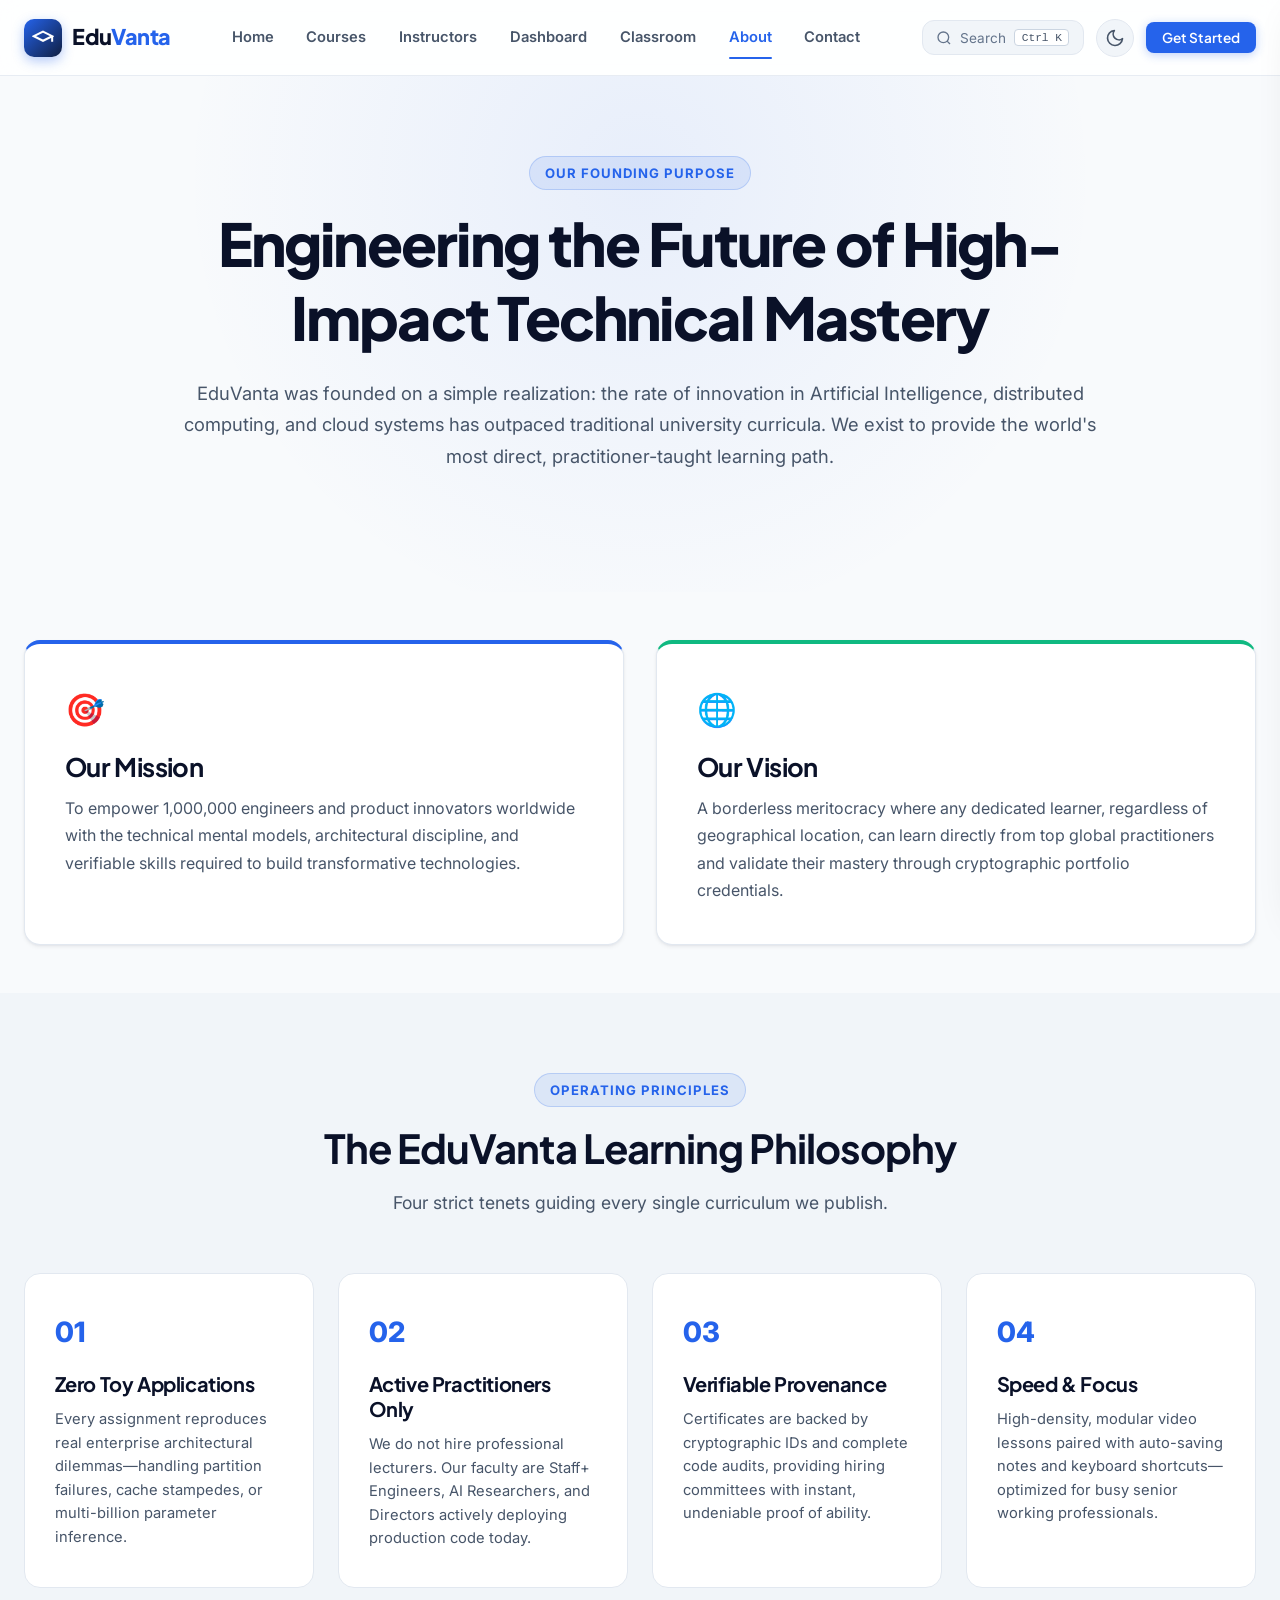
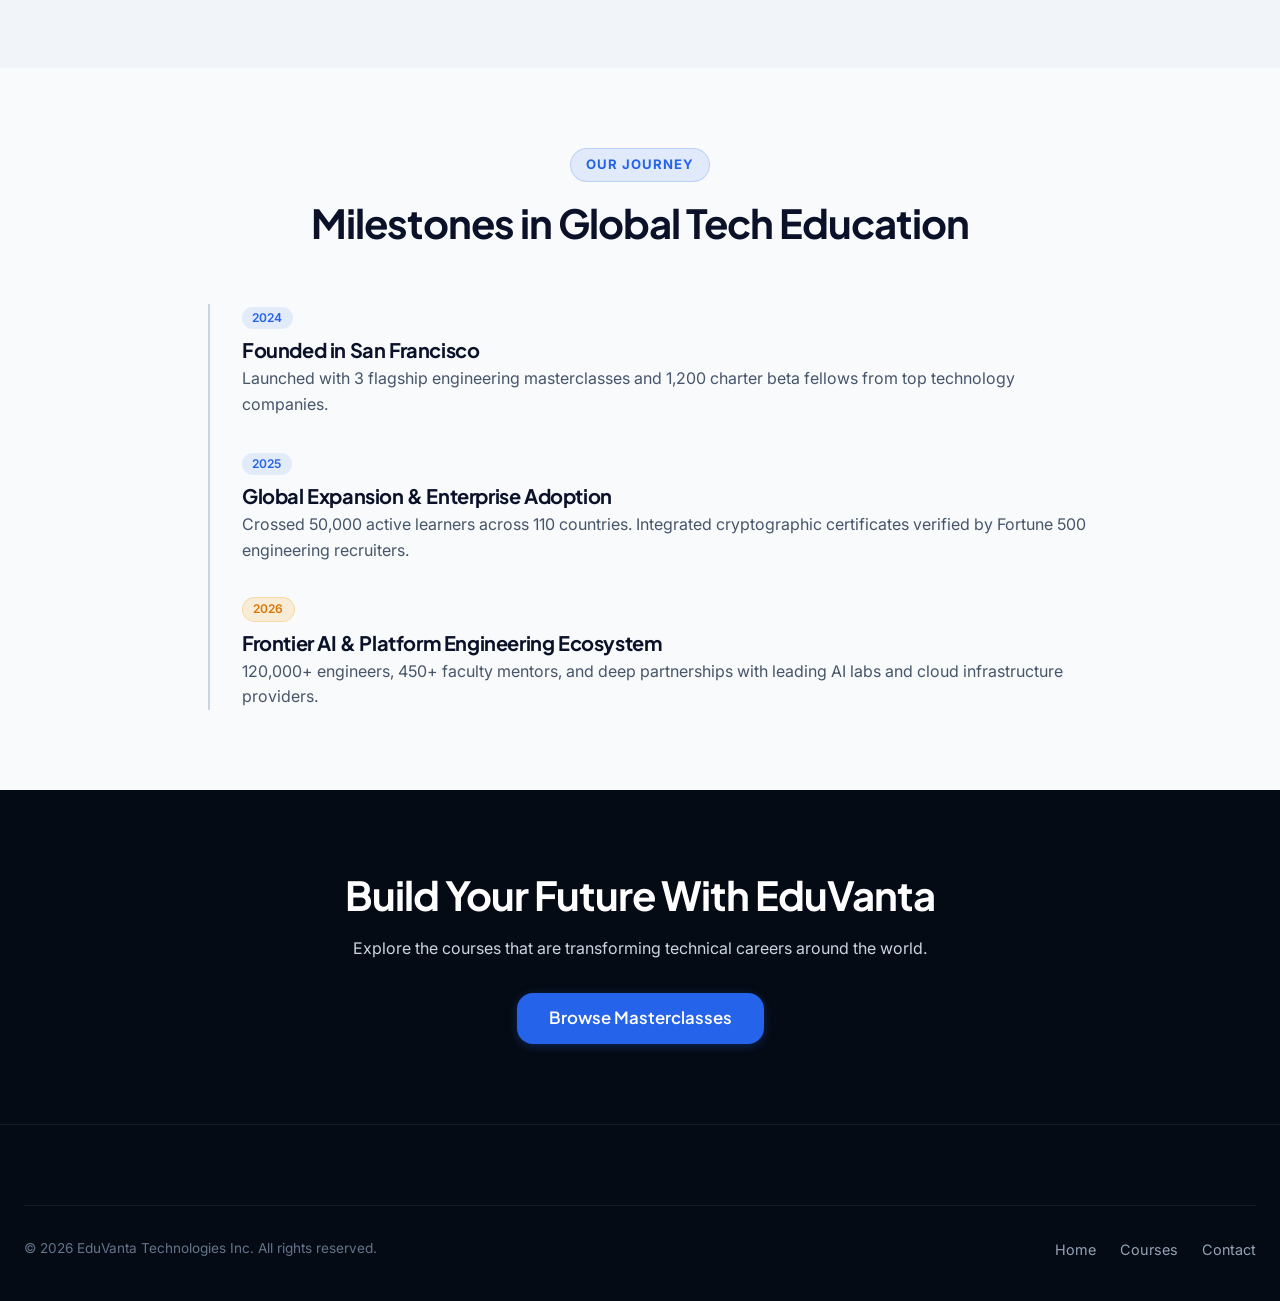
<file: about.html>
<!DOCTYPE html>
<html lang="en" data-theme="light">
<head>
  <meta charset="UTF-8">
  <meta name="viewport" content="width=device-width, initial-scale=1.0">
  <title>About EduVanta — Learn Better. Build Your Future.</title>
  <meta name="description" content="EduVanta's mission is to engineer the world's most rigorous, practitioner-led digital education ecosystem for engineers and innovators.">
  
  <link rel="stylesheet" href="variables.css">
  <link rel="stylesheet" href="base.css">
  <link rel="stylesheet" href="components.css">
  <link rel="stylesheet" href="layout.css">
  <link rel="stylesheet" href="pages.css">
</head>
<body>

  <!-- Header -->
  <header class="site-header" id="siteHeader">
    <div class="container nav-container">
      <a href="index.html" class="brand-logo">
        <div class="brand-icon">
          <svg width="22" height="22" viewBox="0 0 24 24" fill="none" stroke="currentColor" stroke-width="2.2"><path d="M22 10v6M2 10l10-5 10 5-10 5z"></path></svg>
        </div>
        <span class="brand-text">Edu<span>Vanta</span></span>
      </a>

      <nav class="nav-menu">
        <a href="index.html" class="nav-link">Home</a>
        <a href="courses.html" class="nav-link">Courses</a>
        <a href="instructors.html" class="nav-link">Instructors</a>
        <a href="dashboard.html" class="nav-link">Dashboard</a>
        <a href="classroom.html" class="nav-link">Classroom</a>
        <a href="about.html" class="nav-link active">About</a>
        <a href="contact.html" class="nav-link">Contact</a>
      </nav>

      <div class="nav-actions">
        <button class="nav-search-btn trigger-search-btn">
          <svg width="16" height="16" viewBox="0 0 24 24" fill="none" stroke="currentColor" stroke-width="2"><circle cx="11" cy="11" r="8"></circle><line x1="21" y1="21" x2="16.65" y2="16.65"></line></svg>
          <span>Search</span>
          <kbd>Ctrl K</kbd>
        </button>

        <button class="theme-toggle-btn" aria-label="Toggle Theme"></button>
        <button class="btn btn-primary btn-sm trigger-auth-btn">Get Started</button>

        <button class="hamburger-btn" id="hamburgerBtn">
          <svg width="22" height="22" viewBox="0 0 24 24" fill="none" stroke="currentColor" stroke-width="2"><line x1="3" y1="12" x2="21" y2="12"></line><line x1="3" y1="6" x2="21" y2="6"></line><line x1="3" y1="18" x2="21" y2="18"></line></svg>
        </button>
      </div>
    </div>
  </header>

  <!-- Mobile Drawer -->
  <div class="mobile-drawer-backdrop" id="mobileDrawerBackdrop"></div>
  <aside class="mobile-drawer" id="mobileDrawer">
    <div class="mobile-drawer-header">
      <a href="index.html" class="brand-logo">Edu<span>Vanta</span></a>
      <button class="modal-close-btn" id="mobileDrawerClose">✕</button>
    </div>
    <div class="mobile-nav-links">
      <a href="index.html" class="mobile-nav-link">Home</a>
      <a href="courses.html" class="mobile-nav-link">Courses</a>
      <a href="about.html" class="mobile-nav-link active">About</a>
      <a href="contact.html" class="mobile-nav-link">Contact</a>
    </div>
  </aside>

  <!-- MAIN ABOUT CONTENT -->
  <main>
    
    <!-- Hero Banner -->
    <section class="section" style="background: radial-gradient(circle at 50% 20%, rgba(37, 99, 235, 0.08) 0%, transparent 60%);">
      <div class="container container-narrow" style="text-align: center;">
        <span class="section-tag">Our Founding Purpose</span>
        <h1 style="font-size: clamp(2.5rem, 4vw + 0.5rem, 3.8rem); margin-bottom: 1.5rem; letter-spacing: -0.03em;">
          Engineering the Future of High-Impact Technical Mastery
        </h1>
        <p class="lead" style="margin-bottom: 2.5rem;">
          EduVanta was founded on a simple realization: the rate of innovation in Artificial Intelligence, distributed computing, and cloud systems has outpaced traditional university curricula. We exist to provide the world's most direct, practitioner-taught learning path.
        </p>
      </div>
    </section>

    <!-- Mission & Vision Dual Card -->
    <section class="section-sm">
      <div class="container">
        <div class="grid-2">
          <div class="card" style="padding: 2.5rem; border-top: 4px solid var(--accent-primary);">
            <div style="font-size: 2rem; margin-bottom: 1rem;">🎯</div>
            <h2 style="font-size: 1.6rem; margin-bottom: 0.75rem;">Our Mission</h2>
            <p style="color: var(--text-secondary); line-height: 1.7;">
              To empower 1,000,000 engineers and product innovators worldwide with the technical mental models, architectural discipline, and verifiable skills required to build transformative technologies.
            </p>
          </div>

          <div class="card" style="padding: 2.5rem; border-top: 4px solid #10b981;">
            <div style="font-size: 2rem; margin-bottom: 1rem;">🌐</div>
            <h2 style="font-size: 1.6rem; margin-bottom: 0.75rem;">Our Vision</h2>
            <p style="color: var(--text-secondary); line-height: 1.7;">
              A borderless meritocracy where any dedicated learner, regardless of geographical location, can learn directly from top global practitioners and validate their mastery through cryptographic portfolio credentials.
            </p>
          </div>
        </div>
      </div>
    </section>

    <!-- Core Values / Philosophy -->
    <section class="section" id="values" style="background: var(--bg-subtle);">
      <div class="container">
        <div class="section-header">
          <span class="section-tag">Operating Principles</span>
          <h2 class="section-title">The EduVanta Learning Philosophy</h2>
          <p class="section-subtitle">Four strict tenets guiding every single curriculum we publish.</p>
        </div>

        <div class="grid-4">
          <div class="feature-card">
            <div style="font-size: 1.75rem; margin-bottom: 1rem; color: var(--accent-primary); font-weight: 800;">01</div>
            <h3>Zero Toy Applications</h3>
            <p>Every assignment reproduces real enterprise architectural dilemmas—handling partition failures, cache stampedes, or multi-billion parameter inference.</p>
          </div>

          <div class="feature-card">
            <div style="font-size: 1.75rem; margin-bottom: 1rem; color: var(--accent-primary); font-weight: 800;">02</div>
            <h3>Active Practitioners Only</h3>
            <p>We do not hire professional lecturers. Our faculty are Staff+ Engineers, AI Researchers, and Directors actively deploying production code today.</p>
          </div>

          <div class="feature-card">
            <div style="font-size: 1.75rem; margin-bottom: 1rem; color: var(--accent-primary); font-weight: 800;">03</div>
            <h3>Verifiable Provenance</h3>
            <p>Certificates are backed by cryptographic IDs and complete code audits, providing hiring committees with instant, undeniable proof of ability.</p>
          </div>

          <div class="feature-card">
            <div style="font-size: 1.75rem; margin-bottom: 1rem; color: var(--accent-primary); font-weight: 800;">04</div>
            <h3>Speed & Focus</h3>
            <p>High-density, modular video lessons paired with auto-saving notes and keyboard shortcuts—optimized for busy senior working professionals.</p>
          </div>
        </div>
      </div>
    </section>

    <!-- Timeline & Milestones -->
    <section class="section" id="timeline">
      <div class="container container-narrow">
        <div class="section-header">
          <span class="section-tag">Our Journey</span>
          <h2 class="section-title">Milestones in Global Tech Education</h2>
        </div>

        <div style="display: flex; flex-direction: column; gap: 2rem; border-left: 2px solid var(--border-medium); padding-left: 2rem; margin-left: 1.5rem;">
          <div>
            <span class="badge badge-primary" style="margin-bottom: 0.5rem;">2024</span>
            <h3 style="font-size: 1.25rem;">Founded in San Francisco</h3>
            <p style="color: var(--text-secondary); margin-top: 0.25rem;">Launched with 3 flagship engineering masterclasses and 1,200 charter beta fellows from top technology companies.</p>
          </div>

          <div>
            <span class="badge badge-primary" style="margin-bottom: 0.5rem;">2025</span>
            <h3 style="font-size: 1.25rem;">Global Expansion & Enterprise Adoption</h3>
            <p style="color: var(--text-secondary); margin-top: 0.25rem;">Crossed 50,000 active learners across 110 countries. Integrated cryptographic certificates verified by Fortune 500 engineering recruiters.</p>
          </div>

          <div>
            <span class="badge badge-featured" style="margin-bottom: 0.5rem;">2026</span>
            <h3 style="font-size: 1.25rem;">Frontier AI & Platform Engineering Ecosystem</h3>
            <p style="color: var(--text-secondary); margin-top: 0.25rem;">120,000+ engineers, 450+ faculty mentors, and deep partnerships with leading AI labs and cloud infrastructure providers.</p>
          </div>
        </div>
      </div>
    </section>

    <!-- Pre-Footer CTA -->
    <section class="section" style="background: var(--navy-950); color: #ffffff; text-align: center;">
      <div class="container container-narrow">
        <h2 style="color: #ffffff; margin-bottom: 1rem;">Build Your Future With EduVanta</h2>
        <p style="color: #cbd5e1; margin-bottom: 2rem;">Explore the courses that are transforming technical careers around the world.</p>
        <a href="courses.html" class="btn btn-primary btn-lg">Browse Masterclasses</a>
      </div>
    </section>

  </main>

  <!-- Footer -->
  <footer class="site-footer">
    <div class="container">
      <div class="footer-bottom">
        <div>© 2026 EduVanta Technologies Inc. All rights reserved.</div>
        <div class="footer-bottom-links">
          <a href="index.html" class="footer-link">Home</a>
          <a href="courses.html" class="footer-link">Courses</a>
          <a href="contact.html" class="footer-link">Contact</a>
        </div>
      </div>
    </div>
  </footer>

  <script src="data.js"></script>
  <script src="state.js"></script>
  <script src="ui.js"></script>
</body>
</html>
</file>
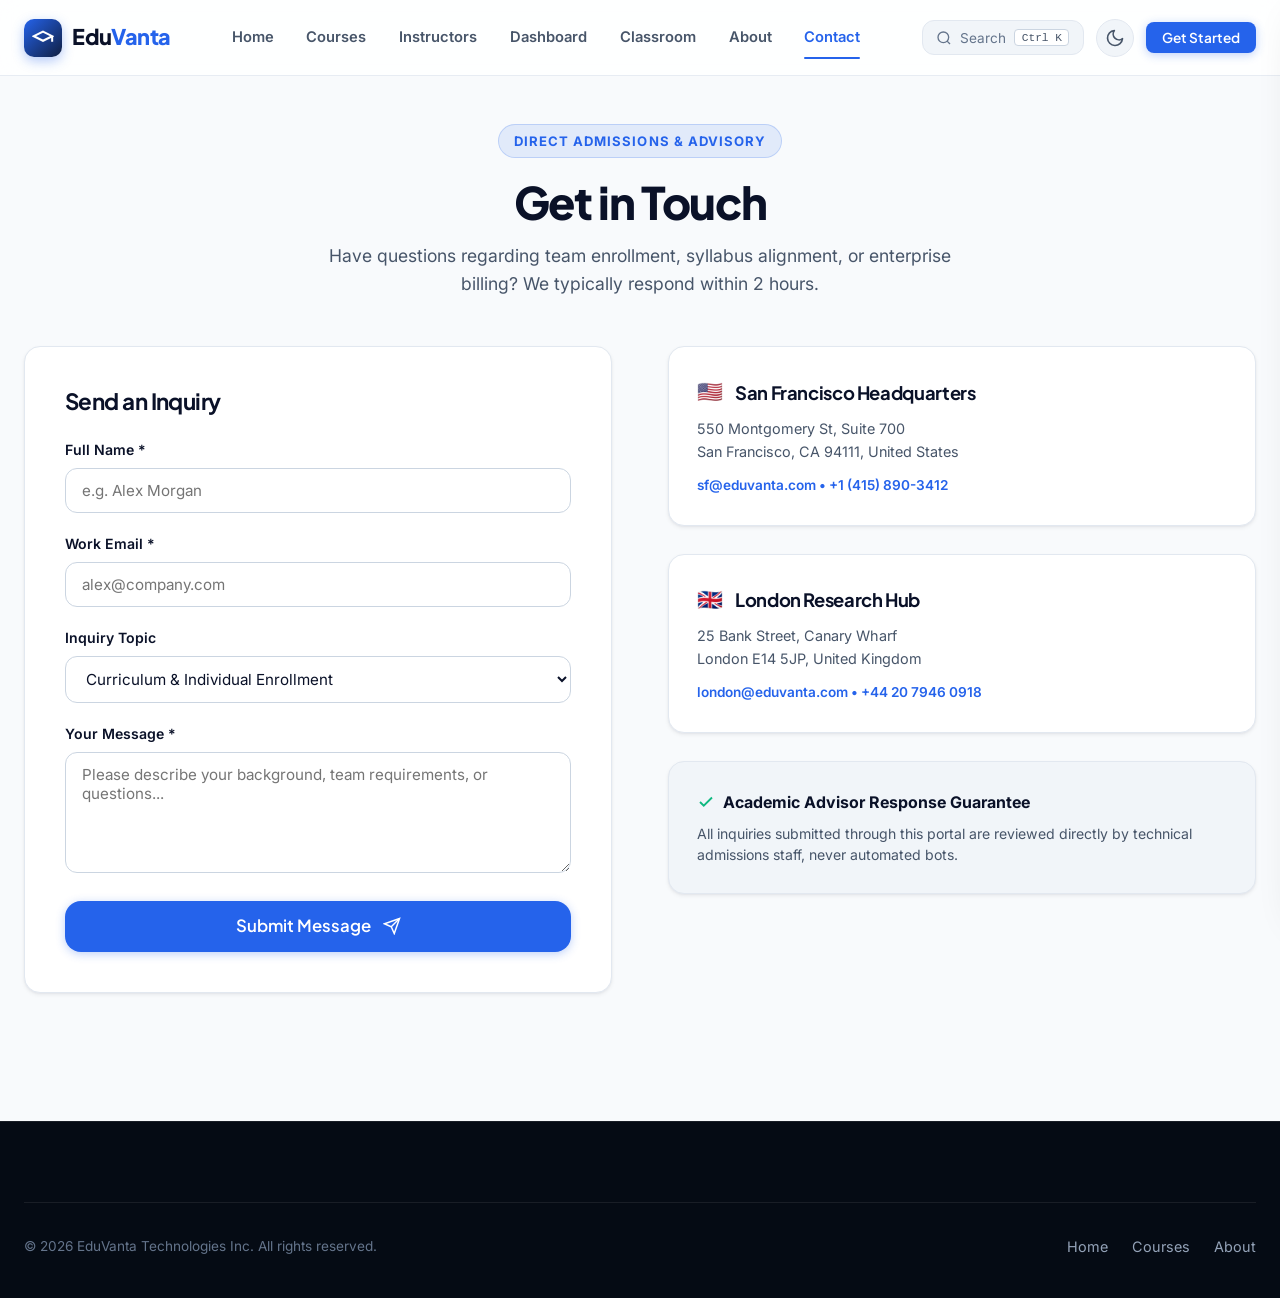
<file: contact.html>
<!DOCTYPE html>
<html lang="en" data-theme="light">
<head>
  <meta charset="UTF-8">
  <meta name="viewport" content="width=device-width, initial-scale=1.0">
  <title>Contact & Inquiries — EduVanta | Admissions & Technical Support</title>
  <meta name="description" content="Reach our admissions advisors, enterprise team architects, and technical support. Dedicated response within 2 business hours.">
  
  <link rel="stylesheet" href="variables.css">
  <link rel="stylesheet" href="base.css">
  <link rel="stylesheet" href="components.css">
  <link rel="stylesheet" href="layout.css">
  <link rel="stylesheet" href="pages.css">
</head>
<body>

  <!-- Header -->
  <header class="site-header" id="siteHeader">
    <div class="container nav-container">
      <a href="index.html" class="brand-logo">
        <div class="brand-icon">
          <svg width="22" height="22" viewBox="0 0 24 24" fill="none" stroke="currentColor" stroke-width="2.2"><path d="M22 10v6M2 10l10-5 10 5-10 5z"></path></svg>
        </div>
        <span class="brand-text">Edu<span>Vanta</span></span>
      </a>

      <nav class="nav-menu">
        <a href="index.html" class="nav-link">Home</a>
        <a href="courses.html" class="nav-link">Courses</a>
        <a href="instructors.html" class="nav-link">Instructors</a>
        <a href="dashboard.html" class="nav-link">Dashboard</a>
        <a href="classroom.html" class="nav-link">Classroom</a>
        <a href="about.html" class="nav-link">About</a>
        <a href="contact.html" class="nav-link active">Contact</a>
      </nav>

      <div class="nav-actions">
        <button class="nav-search-btn trigger-search-btn">
          <svg width="16" height="16" viewBox="0 0 24 24" fill="none" stroke="currentColor" stroke-width="2"><circle cx="11" cy="11" r="8"></circle><line x1="21" y1="21" x2="16.65" y2="16.65"></line></svg>
          <span>Search</span>
          <kbd>Ctrl K</kbd>
        </button>

        <button class="theme-toggle-btn" aria-label="Toggle Theme"></button>
        <button class="btn btn-primary btn-sm trigger-auth-btn">Get Started</button>

        <button class="hamburger-btn" id="hamburgerBtn">
          <svg width="22" height="22" viewBox="0 0 24 24" fill="none" stroke="currentColor" stroke-width="2"><line x1="3" y1="12" x2="21" y2="12"></line><line x1="3" y1="6" x2="21" y2="6"></line><line x1="3" y1="18" x2="21" y2="18"></line></svg>
        </button>
      </div>
    </div>
  </header>

  <!-- Mobile Drawer -->
  <div class="mobile-drawer-backdrop" id="mobileDrawerBackdrop"></div>
  <aside class="mobile-drawer" id="mobileDrawer">
    <div class="mobile-drawer-header">
      <a href="index.html" class="brand-logo">Edu<span>Vanta</span></a>
      <button class="modal-close-btn" id="mobileDrawerClose">✕</button>
    </div>
    <div class="mobile-nav-links">
      <a href="index.html" class="mobile-nav-link">Home</a>
      <a href="courses.html" class="mobile-nav-link">Courses</a>
      <a href="about.html" class="mobile-nav-link">About</a>
      <a href="contact.html" class="mobile-nav-link active">Contact</a>
    </div>
  </aside>

  <!-- MAIN CONTACT CONTENT -->
  <main class="section-sm">
    <div class="container">
      
      <div class="section-header" style="margin-bottom: 3rem;">
        <span class="section-tag">Direct Admissions & Advisory</span>
        <h1 style="font-size: clamp(2.25rem, 3.5vw, 3rem); margin-bottom: 0.75rem;">Get in Touch</h1>
        <p class="section-subtitle">
          Have questions regarding team enrollment, syllabus alignment, or enterprise billing? We typically respond within 2 hours.
        </p>
      </div>

      <div class="grid-2" style="gap: 3.5rem; align-items: start;">
        
        <!-- Left: Validated Contact Form -->
        <div class="card" style="padding: 2.5rem;">
          <h2 style="font-size: 1.4rem; margin-bottom: 1.5rem;">Send an Inquiry</h2>
          
          <form id="eduvantaContactForm">
            <div class="form-group">
              <label class="form-label" for="contactName">Full Name *</label>
              <input type="text" id="contactName" class="form-control" placeholder="e.g. Alex Morgan" required>
            </div>

            <div class="form-group">
              <label class="form-label" for="contactEmail">Work Email *</label>
              <input type="email" id="contactEmail" class="form-control" placeholder="alex@company.com" required>
            </div>

            <div class="form-group">
              <label class="form-label" for="contactSubject">Inquiry Topic</label>
              <select id="contactSubject" class="form-control" style="cursor: pointer;">
                <option value="admissions">Curriculum & Individual Enrollment</option>
                <option value="enterprise">Enterprise Team Licensing (5+ Engineers)</option>
                <option value="faculty">Faculty & Instructor Partnership</option>
                <option value="billing">Certificate Verification & Billing</option>
              </select>
            </div>

            <div class="form-group">
              <label class="form-label" for="contactMessage">Your Message *</label>
              <textarea id="contactMessage" class="form-control" rows="5" placeholder="Please describe your background, team requirements, or questions..." required></textarea>
            </div>

            <button type="submit" class="btn btn-primary btn-lg" style="width: 100%;">
              <span>Submit Message</span>
              <svg width="18" height="18" viewBox="0 0 24 24" fill="none" stroke="currentColor" stroke-width="2"><line x1="22" y1="2" x2="11" y2="13"></line><polygon points="22 2 15 22 11 13 2 9 22 2"></polygon></svg>
            </button>
          </form>
        </div>

        <!-- Right: Global Offices & Advisory Channels -->
        <div style="display: flex; flex-direction: column; gap: 1.75rem;">
          
          <!-- Office 1: SF -->
          <div class="card" style="padding: 1.75rem;">
            <div style="display: flex; align-items: center; gap: 0.75rem; margin-bottom: 0.5rem;">
              <span style="font-size: 1.3rem;">🇺🇸</span>
              <h3 style="font-size: 1.15rem;">San Francisco Headquarters</h3>
            </div>
            <p style="color: var(--text-secondary); font-size: 0.9rem; line-height: 1.6;">
              550 Montgomery St, Suite 700<br>
              San Francisco, CA 94111, United States
            </p>
            <div style="margin-top: 0.75rem; font-size: 0.85rem; font-weight: 600; color: var(--accent-primary);">
              sf@eduvanta.com • +1 (415) 890-3412
            </div>
          </div>

          <!-- Office 2: London -->
          <div class="card" style="padding: 1.75rem;">
            <div style="display: flex; align-items: center; gap: 0.75rem; margin-bottom: 0.5rem;">
              <span style="font-size: 1.3rem;">🇬🇧</span>
              <h3 style="font-size: 1.15rem;">London Research Hub</h3>
            </div>
            <p style="color: var(--text-secondary); font-size: 0.9rem; line-height: 1.6;">
              25 Bank Street, Canary Wharf<br>
              London E14 5JP, United Kingdom
            </p>
            <div style="margin-top: 0.75rem; font-size: 0.85rem; font-weight: 600; color: var(--accent-primary);">
              london@eduvanta.com • +44 20 7946 0918
            </div>
          </div>

          <!-- Direct SLAs -->
          <div class="card" style="padding: 1.75rem; background: var(--bg-subtle);">
            <div style="display: flex; align-items: center; gap: 0.5rem; font-weight: 700; color: var(--text-primary); margin-bottom: 0.5rem;">
              <svg width="18" height="18" viewBox="0 0 24 24" fill="none" stroke="#10b981" stroke-width="2.5"><polyline points="20 6 9 17 4 12"></polyline></svg>
              Academic Advisor Response Guarantee
            </div>
            <p style="font-size: 0.88rem; color: var(--text-secondary); line-height: 1.5;">
              All inquiries submitted through this portal are reviewed directly by technical admissions staff, never automated bots.
            </p>
          </div>

        </div>

      </div>

    </div>
  </main>

  <!-- Footer -->
  <footer class="site-footer" style="margin-top: 5rem;">
    <div class="container">
      <div class="footer-bottom">
        <div>© 2026 EduVanta Technologies Inc. All rights reserved.</div>
        <div class="footer-bottom-links">
          <a href="index.html" class="footer-link">Home</a>
          <a href="courses.html" class="footer-link">Courses</a>
          <a href="about.html" class="footer-link">About</a>
        </div>
      </div>
    </div>
  </footer>

  <script src="data.js"></script>
  <script src="state.js"></script>
  <script src="ui.js"></script>
  <script src="app.js"></script>
</body>
</html>
</file>
<file: variables.css>
/* ==========================================================================
   EDUVANTA DESIGN SYSTEM - VARIABLES & TOKENS
   Deep Navy Brand | Pure Modern EdTech | Fast 60fps Transitions
   ========================================================================== */

:root {
  /* Brand Palette - Deep Navy Core & Electric Blue Accent */
  --navy-950: #050b14;
  --navy-900: #0a1128;
  --navy-850: #0d1736;
  --navy-800: #101f42;
  --navy-700: #172c5e;
  --navy-600: #1e3a8a;
  
  --accent-primary: #2563eb;
  --accent-hover: #1d4ed8;
  --accent-light: rgba(37, 99, 235, 0.1);
  --accent-glow: rgba(37, 99, 235, 0.35);
  
  --teal-accent: #0ea5e9;
  --amber-rating: #f59e0b;
  --emerald-success: #10b981;
  --rose-danger: #f43f5e;
  --indigo-badge: #6366f1;

  /* Neutral Spectrum - Light Theme Defaults */
  --bg-primary: #f8fafc;
  --bg-surface: #ffffff;
  --bg-elevated: #ffffff;
  --bg-subtle: #f1f5f9;
  --bg-muted: #e2e8f0;
  
  --text-primary: #0a1128;
  --text-secondary: #475569;
  --text-muted: #64748b;
  --text-inverse: #ffffff;
  
  --border-subtle: #e2e8f0;
  --border-medium: #cbd5e1;
  --border-focus: #2563eb;

  /* Shadows - Layered & Subtle */
  --shadow-xs: 0 1px 2px rgba(10, 17, 40, 0.04);
  --shadow-sm: 0 2px 4px rgba(10, 17, 40, 0.06), 0 1px 2px rgba(10, 17, 40, 0.04);
  --shadow-md: 0 4px 12px rgba(10, 17, 40, 0.08), 0 2px 4px rgba(10, 17, 40, 0.04);
  --shadow-lg: 0 12px 28px rgba(10, 17, 40, 0.1), 0 4px 10px rgba(10, 17, 40, 0.05);
  --shadow-xl: 0 20px 40px rgba(10, 17, 40, 0.14), 0 6px 16px rgba(10, 17, 40, 0.08);
  --shadow-card-hover: 0 16px 32px -4px rgba(37, 99, 235, 0.12), 0 6px 12px -2px rgba(10, 17, 40, 0.08);

  /* Typography */
  --font-heading: 'Plus Jakarta Sans', -apple-system, BlinkMacSystemFont, 'Segoe UI', Roboto, sans-serif;
  --font-body: 'Inter', -apple-system, BlinkMacSystemFont, 'Segoe UI', Roboto, sans-serif;
  --font-mono: 'JetBrains Mono', 'Fira Code', monospace;

  /* Sizing & Radius */
  --radius-xs: 4px;
  --radius-sm: 8px;
  --radius-md: 12px;
  --radius-lg: 16px;
  --radius-xl: 24px;
  --radius-full: 9999px;

  /* Header & Navigation Heights */
  --header-height: 76px;
  --container-max: 1280px;

  /* Fast 60fps Transitions */
  --transition-fast: 150ms cubic-bezier(0.4, 0, 0.2, 1);
  --transition-base: 240ms cubic-bezier(0.16, 1, 0.3, 1);
  --transition-smooth: 350ms cubic-bezier(0.16, 1, 0.3, 1);

  /* Glassmorphism effects */
  --glass-bg: rgba(255, 255, 255, 0.85);
  --glass-border: rgba(226, 232, 240, 0.8);
  --glass-blur: blur(12px);
}

/* ==========================================================================
   DARK THEME TOKENS
   Deep rich midnight navy with crisp legibility & glowing accents
   ========================================================================== */
[data-theme="dark"] {
  --bg-primary: #050b14;
  --bg-surface: #0a1128;
  --bg-elevated: #0f1c3f;
  --bg-subtle: #122149;
  --bg-muted: #1a2d61;
  
  --text-primary: #f8fafc;
  --text-secondary: #cbd5e1;
  --text-muted: #94a3b8;
  --text-inverse: #050b14;
  
  --border-subtle: rgba(255, 255, 255, 0.08);
  --border-medium: rgba(255, 255, 255, 0.16);
  --border-focus: #3b82f6;

  --accent-primary: #3b82f6;
  --accent-hover: #60a5fa;
  --accent-light: rgba(59, 130, 246, 0.16);
  --accent-glow: rgba(59, 130, 246, 0.45);

  --shadow-xs: 0 1px 2px rgba(0, 0, 0, 0.3);
  --shadow-sm: 0 2px 4px rgba(0, 0, 0, 0.4);
  --shadow-md: 0 6px 16px rgba(0, 0, 0, 0.5);
  --shadow-lg: 0 14px 32px rgba(0, 0, 0, 0.65);
  --shadow-xl: 0 24px 48px rgba(0, 0, 0, 0.8);
  --shadow-card-hover: 0 16px 36px -4px rgba(59, 130, 246, 0.25), 0 6px 16px rgba(0, 0, 0, 0.7);

  --glass-bg: rgba(10, 17, 40, 0.82);
  --glass-border: rgba(255, 255, 255, 0.1);
}
</file>
<file: base.css>
/* ==========================================================================
   EDUVANTA - BASE STYLES, RESETS, TYPOGRAPHY & MICRO-ANIMATIONS
   Optimized for 60fps Hardware-Accelerated Rendering
   ========================================================================== */

@import url('https://fonts.googleapis.com/css2?family=Inter:wght@300;400;500;600;700&family=Plus+Jakarta+Sans:wght@500;600;700;800&display=swap');

*, *::before, *::after {
  box-sizing: border-box;
  margin: 0;
  padding: 0;
}

html {
  font-size: 16px;
  scroll-behavior: smooth;
  -webkit-font-smoothing: antialiased;
  -moz-osx-font-smoothing: grayscale;
  text-rendering: optimizeLegibility;
}

body {
  font-family: var(--font-body);
  background-color: var(--bg-primary);
  color: var(--text-primary);
  line-height: 1.6;
  min-height: 100vh;
  display: flex;
  flex-direction: column;
  overflow-x: hidden;
  transition: background-color var(--transition-base), color var(--transition-base);
}

main {
  flex: 1;
}

/* Typography Hierarchy */
h1, h2, h3, h4, h5, h6 {
  font-family: var(--font-heading);
  color: var(--text-primary);
  font-weight: 700;
  line-height: 1.25;
  letter-spacing: -0.02em;
}

h1 { font-size: clamp(2.25rem, 4vw + 1rem, 3.75rem); font-weight: 800; letter-spacing: -0.03em; }
h2 { font-size: clamp(1.75rem, 2.5vw + 0.5rem, 2.5rem); letter-spacing: -0.025em; }
h3 { font-size: clamp(1.25rem, 1.5vw + 0.5rem, 1.75rem); }
h4 { font-size: 1.25rem; font-weight: 600; }
h5 { font-size: 1.1rem; font-weight: 600; }
h6 { font-size: 0.95rem; font-weight: 600; text-transform: uppercase; letter-spacing: 0.05em; }

p {
  color: var(--text-secondary);
  font-size: 1rem;
}

p.lead {
  font-size: 1.15rem;
  line-height: 1.7;
  color: var(--text-secondary);
}

a {
  color: inherit;
  text-decoration: none;
  transition: color var(--transition-fast);
}

img, svg {
  display: block;
  max-width: 100%;
  height: auto;
}

button, input, select, textarea {
  font-family: inherit;
  font-size: inherit;
  color: inherit;
  border: none;
  outline: none;
  background: none;
}

button {
  cursor: pointer;
  user-select: none;
}

ul, ol {
  list-style: none;
}

/* Container */
.container {
  width: 100%;
  max-width: var(--container-max);
  margin-left: auto;
  margin-right: auto;
  padding-left: 1.5rem;
  padding-right: 1.5rem;
}

.container-narrow {
  width: 100%;
  max-width: 960px;
  margin-left: auto;
  margin-right: auto;
  padding-left: 1.5rem;
  padding-right: 1.5rem;
}

.container-wide {
  width: 100%;
  max-width: 1400px;
  margin-left: auto;
  margin-right: auto;
  padding-left: 1.5rem;
  padding-right: 1.5rem;
}

/* Section Spacing */
.section {
  padding-top: 5rem;
  padding-bottom: 5rem;
  position: relative;
}

.section-sm {
  padding-top: 3rem;
  padding-bottom: 3rem;
}

.section-lg {
  padding-top: 7rem;
  padding-bottom: 7rem;
}

/* Header Text Blocks */
.section-header {
  text-align: center;
  max-width: 680px;
  margin: 0 auto 3.5rem auto;
}

.section-header.text-left {
  text-align: left;
  margin-left: 0;
  margin-right: 0;
}

.section-tag {
  display: inline-flex;
  align-items: center;
  gap: 0.5rem;
  padding: 0.35rem 0.9rem;
  background: var(--accent-light);
  color: var(--accent-primary);
  font-size: 0.82rem;
  font-weight: 700;
  text-transform: uppercase;
  letter-spacing: 0.08em;
  border-radius: var(--radius-full);
  margin-bottom: 1rem;
  border: 1px solid rgba(37, 99, 235, 0.2);
}

.section-title {
  margin-bottom: 1rem;
}

.section-subtitle {
  font-size: 1.1rem;
  color: var(--text-secondary);
}

/* Performance Optimized Animations */
@keyframes fadeIn {
  from {
    opacity: 0;
    transform: translateY(12px);
  }
  to {
    opacity: 1;
    transform: translateY(0);
  }
}

@keyframes fadeInScale {
  from {
    opacity: 0;
    transform: scale(0.96);
  }
  to {
    opacity: 1;
    transform: scale(1);
  }
}

@keyframes pulseGlow {
  0%, 100% {
    box-shadow: 0 0 0 0 rgba(37, 99, 235, 0.4);
  }
  50% {
    box-shadow: 0 0 0 8px rgba(37, 99, 235, 0);
  }
}

@keyframes floatGentle {
  0%, 100% {
    transform: translateY(0);
  }
  50% {
    transform: translateY(-6px);
  }
}

@keyframes shimmer {
  0% { background-position: -200% 0; }
  100% { background-position: 200% 0; }
}

.animate-fade-in {
  animation: fadeIn 0.4s cubic-bezier(0.16, 1, 0.3, 1) forwards;
}

.animate-float {
  animation: floatGentle 4s ease-in-out infinite;
}

/* Accessibility: Focus visible */
:focus-visible {
  outline: 2px solid var(--border-focus);
  outline-offset: 2px;
}

@media (prefers-reduced-motion: reduce) {
  *, *::before, *::after {
    animation-duration: 0.01ms !important;
    animation-iteration-count: 1 !important;
    transition-duration: 0.01ms !important;
    scroll-behavior: auto !important;
  }
}
</file>
<file: components.css>
/* ==========================================================================
   EDUVANTA - COMPONENTS DESIGN SYSTEM
   Buttons, Badges, Cards, Modals, Toasts, Accordions, Form Controls
   ========================================================================== */

/* --------------------------------------------------------------------------
   BUTTONS
   -------------------------------------------------------------------------- */
.btn {
  display: inline-flex;
  align-items: center;
  justify-content: center;
  gap: 0.6rem;
  font-family: var(--font-heading);
  font-weight: 600;
  font-size: 0.95rem;
  line-height: 1;
  padding: 0.85rem 1.6rem;
  border-radius: var(--radius-md);
  transition: all var(--transition-fast);
  white-space: nowrap;
  position: relative;
  overflow: hidden;
}

.btn:active {
  transform: scale(0.98);
}

.btn-primary {
  background-color: var(--accent-primary);
  color: #ffffff;
  box-shadow: 0 2px 10px rgba(37, 99, 235, 0.3);
}

.btn-primary:hover {
  background-color: var(--accent-hover);
  box-shadow: 0 4px 16px rgba(37, 99, 235, 0.45);
  transform: translateY(-1px);
}

.btn-secondary {
  background-color: var(--bg-surface);
  color: var(--text-primary);
  border: 1px solid var(--border-medium);
  box-shadow: var(--shadow-xs);
}

.btn-secondary:hover {
  background-color: var(--bg-subtle);
  border-color: var(--border-focus);
  color: var(--accent-primary);
  transform: translateY(-1px);
}

.btn-navy {
  background-color: var(--navy-900);
  color: #ffffff;
  border: 1px solid rgba(255, 255, 255, 0.1);
}

.btn-navy:hover {
  background-color: var(--navy-800);
  box-shadow: 0 4px 16px rgba(10, 17, 40, 0.4);
  transform: translateY(-1px);
}

[data-theme="dark"] .btn-navy {
  background-color: var(--bg-elevated);
  border-color: var(--border-medium);
}

.btn-outline {
  background: transparent;
  color: var(--accent-primary);
  border: 1.5px solid var(--accent-primary);
}

.btn-outline:hover {
  background: var(--accent-light);
  transform: translateY(-1px);
}

.btn-ghost {
  background: transparent;
  color: var(--text-secondary);
  padding: 0.6rem 1rem;
}

.btn-ghost:hover {
  background: var(--bg-subtle);
  color: var(--text-primary);
}

.btn-sm {
  font-size: 0.85rem;
  padding: 0.55rem 1rem;
  border-radius: var(--radius-sm);
  gap: 0.4rem;
}

.btn-lg {
  font-size: 1.05rem;
  padding: 1.05rem 2rem;
  border-radius: var(--radius-lg);
  gap: 0.75rem;
}

.btn-icon-only {
  padding: 0.65rem;
  width: 42px;
  height: 42px;
  border-radius: var(--radius-md);
  display: inline-flex;
  align-items: center;
  justify-content: center;
}

/* --------------------------------------------------------------------------
   BADGES & PILLS
   -------------------------------------------------------------------------- */
.badge {
  display: inline-flex;
  align-items: center;
  gap: 0.35rem;
  font-size: 0.75rem;
  font-weight: 600;
  padding: 0.25rem 0.65rem;
  border-radius: var(--radius-full);
  line-height: 1.2;
}

.badge-primary {
  background: var(--accent-light);
  color: var(--accent-primary);
}

.badge-featured {
  background: rgba(245, 158, 11, 0.15);
  color: #d97706;
  border: 1px solid rgba(245, 158, 11, 0.25);
}

.badge-new {
  background: rgba(16, 185, 129, 0.12);
  color: #059669;
  border: 1px solid rgba(16, 185, 129, 0.25);
}

.badge-level {
  background: var(--bg-subtle);
  color: var(--text-secondary);
  border: 1px solid var(--border-subtle);
}

/* --------------------------------------------------------------------------
   CARDS (Universal & Course Cards)
   -------------------------------------------------------------------------- */
.card {
  background-color: var(--bg-surface);
  border: 1px solid var(--border-subtle);
  border-radius: var(--radius-lg);
  box-shadow: var(--shadow-sm);
  transition: transform var(--transition-fast), box-shadow var(--transition-fast), border-color var(--transition-fast);
  overflow: hidden;
  position: relative;
}

.card:hover {
  transform: translateY(-4px);
  box-shadow: var(--shadow-card-hover);
  border-color: rgba(37, 99, 235, 0.3);
}

/* Course Specific Card */
.course-card {
  display: flex;
  flex-direction: column;
  height: 100%;
}

.course-thumbnail {
  position: relative;
  width: 100%;
  padding-top: 56.25%; /* 16:9 ratio */
  background: var(--navy-900);
  overflow: hidden;
}

.course-thumbnail img {
  position: absolute;
  top: 0;
  left: 0;
  width: 100%;
  height: 100%;
  object-fit: cover;
  transition: transform var(--transition-smooth);
}

.course-card:hover .course-thumbnail img {
  transform: scale(1.05);
}

.course-thumb-overlay {
  position: absolute;
  inset: 0;
  background: linear-gradient(180deg, rgba(5, 11, 20, 0.1) 0%, rgba(5, 11, 20, 0.75) 100%);
  display: flex;
  flex-direction: column;
  justify-content: space-between;
  padding: 1rem;
}

.course-thumb-top {
  display: flex;
  justify-content: space-between;
  align-items: center;
}

.course-thumb-bottom {
  display: flex;
  align-items: center;
  gap: 0.5rem;
  color: #ffffff;
  font-size: 0.8rem;
  font-weight: 500;
}

.course-bookmark-btn {
  background: rgba(10, 17, 40, 0.65);
  backdrop-filter: blur(8px);
  color: #ffffff;
  border-radius: var(--radius-full);
  width: 34px;
  height: 34px;
  display: flex;
  align-items: center;
  justify-content: center;
  border: 1px solid rgba(255, 255, 255, 0.2);
  transition: all var(--transition-fast);
}

.course-bookmark-btn:hover {
  background: var(--accent-primary);
  border-color: var(--accent-primary);
  transform: scale(1.1);
}

.course-bookmark-btn.active {
  background: #f59e0b;
  color: #ffffff;
  border-color: #f59e0b;
}

.course-card-body {
  padding: 1.35rem;
  display: flex;
  flex-direction: column;
  flex: 1;
}

.course-meta-row {
  display: flex;
  align-items: center;
  justify-content: space-between;
  gap: 0.5rem;
  margin-bottom: 0.75rem;
}

.course-title {
  font-size: 1.15rem;
  font-weight: 700;
  line-height: 1.4;
  margin-bottom: 0.6rem;
  color: var(--text-primary);
  display: -webkit-box;
  -webkit-line-clamp: 2;
  -webkit-box-orient: vertical;
  overflow: hidden;
}

.course-desc {
  font-size: 0.88rem;
  color: var(--text-secondary);
  line-height: 1.5;
  margin-bottom: 1rem;
  display: -webkit-box;
  -webkit-line-clamp: 2;
  -webkit-box-orient: vertical;
  overflow: hidden;
}

.course-instructor {
  display: flex;
  align-items: center;
  gap: 0.65rem;
  margin-top: auto;
  margin-bottom: 1rem;
  padding-top: 0.75rem;
  border-top: 1px solid var(--border-subtle);
}

.instructor-avatar {
  width: 32px;
  height: 32px;
  border-radius: var(--radius-full);
  object-fit: cover;
  border: 1.5px solid var(--accent-primary);
}

.instructor-name {
  font-size: 0.85rem;
  font-weight: 600;
  color: var(--text-primary);
}

.instructor-title {
  font-size: 0.75rem;
  color: var(--text-muted);
}

.course-card-footer {
  display: flex;
  align-items: center;
  justify-content: space-between;
  padding-top: 0.85rem;
  border-top: 1px solid var(--border-subtle);
}

.course-price-wrap {
  display: flex;
  align-items: baseline;
  gap: 0.4rem;
}

.course-price {
  font-size: 1.25rem;
  font-weight: 800;
  font-family: var(--font-heading);
  color: var(--text-primary);
}

.course-price-original {
  font-size: 0.85rem;
  color: var(--text-muted);
  text-decoration: line-through;
}

.course-rating {
  display: flex;
  align-items: center;
  gap: 0.25rem;
  font-size: 0.85rem;
  font-weight: 700;
  color: var(--amber-rating);
}

/* --------------------------------------------------------------------------
   FORM INPUTS & CONTROLS
   -------------------------------------------------------------------------- */
.form-group {
  margin-bottom: 1.25rem;
  text-align: left;
}

.form-label {
  display: block;
  font-size: 0.88rem;
  font-weight: 600;
  color: var(--text-primary);
  margin-bottom: 0.4rem;
}

.form-control {
  width: 100%;
  padding: 0.75rem 1rem;
  background-color: var(--bg-surface);
  border: 1.5px solid var(--border-medium);
  border-radius: var(--radius-md);
  color: var(--text-primary);
  font-size: 0.95rem;
  transition: border-color var(--transition-fast), box-shadow var(--transition-fast);
}

.form-control:focus {
  border-color: var(--border-focus);
  box-shadow: 0 0 0 3px var(--accent-light);
}

.form-control.is-invalid {
  border-color: var(--rose-danger);
}

.form-error-msg {
  font-size: 0.8rem;
  color: var(--rose-danger);
  margin-top: 0.35rem;
  display: none;
}

.form-control.is-invalid + .form-error-msg {
  display: block;
}

.input-with-icon {
  position: relative;
}

.input-with-icon .input-icon {
  position: absolute;
  left: 1rem;
  top: 50%;
  transform: translateY(-50%);
  color: var(--text-muted);
  pointer-events: none;
}

.input-with-icon .form-control {
  padding-left: 2.75rem;
}

/* --------------------------------------------------------------------------
   TABS & FILTER CHIPS
   -------------------------------------------------------------------------- */
.filter-tabs {
  display: flex;
  gap: 0.5rem;
  overflow-x: auto;
  padding-bottom: 0.5rem;
  scrollbar-width: none;
}

.filter-tabs::-webkit-scrollbar {
  display: none;
}

.filter-chip {
  padding: 0.5rem 1.15rem;
  background: var(--bg-surface);
  border: 1px solid var(--border-subtle);
  border-radius: var(--radius-full);
  font-size: 0.88rem;
  font-weight: 600;
  color: var(--text-secondary);
  white-space: nowrap;
  transition: all var(--transition-fast);
}

.filter-chip:hover {
  border-color: var(--accent-primary);
  color: var(--accent-primary);
}

.filter-chip.active {
  background: var(--accent-primary);
  color: #ffffff;
  border-color: var(--accent-primary);
  box-shadow: 0 2px 8px rgba(37, 99, 235, 0.3);
}

/* --------------------------------------------------------------------------
   ACCORDION (Curriculum & FAQ)
   -------------------------------------------------------------------------- */
.accordion-item {
  border: 1px solid var(--border-subtle);
  border-radius: var(--radius-md);
  margin-bottom: 0.75rem;
  background: var(--bg-surface);
  overflow: hidden;
  transition: border-color var(--transition-fast);
}

.accordion-item.active {
  border-color: var(--accent-primary);
}

.accordion-header {
  width: 100%;
  padding: 1.15rem 1.35rem;
  display: flex;
  align-items: center;
  justify-content: space-between;
  text-align: left;
  font-weight: 600;
  font-size: 1rem;
  color: var(--text-primary);
  background: transparent;
  transition: background-color var(--transition-fast);
}

.accordion-header:hover {
  background-color: var(--bg-subtle);
}

.accordion-icon {
  width: 20px;
  height: 20px;
  transition: transform var(--transition-fast);
  color: var(--accent-primary);
  flex-shrink: 0;
}

.accordion-item.active .accordion-icon {
  transform: rotate(180deg);
}

.accordion-content {
  max-height: 0;
  overflow: hidden;
  transition: max-height 0.3s cubic-bezier(0, 1, 0, 1);
  background: var(--bg-surface);
}

.accordion-item.active .accordion-content {
  max-height: 1000px;
  transition: max-height 0.35s ease-in-out;
}

.accordion-inner {
  padding: 0 1.35rem 1.25rem 1.35rem;
  border-top: 1px solid var(--border-subtle);
  color: var(--text-secondary);
  font-size: 0.95rem;
  line-height: 1.6;
}

/* --------------------------------------------------------------------------
   MODALS (Auth, Video Preview, Certificate)
   -------------------------------------------------------------------------- */
.modal-backdrop {
  position: fixed;
  inset: 0;
  background: rgba(5, 11, 20, 0.75);
  backdrop-filter: blur(8px);
  z-index: 1000;
  display: flex;
  align-items: center;
  justify-content: center;
  padding: 1.5rem;
  opacity: 0;
  visibility: hidden;
  transition: opacity var(--transition-fast), visibility var(--transition-fast);
}

.modal-backdrop.open {
  opacity: 1;
  visibility: visible;
}

.modal-container {
  background: var(--bg-surface);
  border: 1px solid var(--border-medium);
  border-radius: var(--radius-xl);
  box-shadow: var(--shadow-xl);
  width: 100%;
  max-width: 520px;
  max-height: 90vh;
  overflow-y: auto;
  transform: translateY(16px) scale(0.97);
  transition: transform var(--transition-base);
  position: relative;
}

.modal-backdrop.open .modal-container {
  transform: translateY(0) scale(1);
}

.modal-container.modal-wide {
  max-width: 820px;
}

.modal-close-btn {
  position: absolute;
  top: 1.25rem;
  right: 1.25rem;
  width: 36px;
  height: 36px;
  border-radius: var(--radius-full);
  display: flex;
  align-items: center;
  justify-content: center;
  color: var(--text-muted);
  background: var(--bg-subtle);
  transition: all var(--transition-fast);
  z-index: 10;
}

.modal-close-btn:hover {
  color: var(--text-primary);
  background: var(--bg-muted);
}

/* --------------------------------------------------------------------------
   TOAST NOTIFICATION SYSTEM
   -------------------------------------------------------------------------- */
.toast-container {
  position: fixed;
  bottom: 1.5rem;
  right: 1.5rem;
  z-index: 2000;
  display: flex;
  flex-direction: column;
  gap: 0.65rem;
  pointer-events: none;
}

.toast {
  background: var(--bg-surface);
  border: 1px solid var(--border-medium);
  border-left: 4px solid var(--accent-primary);
  border-radius: var(--radius-md);
  padding: 0.9rem 1.25rem;
  box-shadow: var(--shadow-lg);
  color: var(--text-primary);
  display: flex;
  align-items: center;
  gap: 0.75rem;
  font-size: 0.9rem;
  font-weight: 500;
  min-width: 280px;
  max-width: 400px;
  pointer-events: auto;
  animation: slideInToast 0.3s cubic-bezier(0.16, 1, 0.3, 1) forwards;
  transition: opacity 0.2s, transform 0.2s;
}

.toast.toast-success { border-left-color: var(--emerald-success); }
.toast.toast-danger { border-left-color: var(--rose-danger); }
.toast.toast-info { border-left-color: var(--teal-accent); }

@keyframes slideInToast {
  from {
    opacity: 0;
    transform: translateX(30px);
  }
  to {
    opacity: 1;
    transform: translateX(0);
  }
}

/* --------------------------------------------------------------------------
   PROGRESS BAR
   -------------------------------------------------------------------------- */
.progress-bar-wrap {
  width: 100%;
  height: 8px;
  background: var(--bg-muted);
  border-radius: var(--radius-full);
  overflow: hidden;
  position: relative;
}

.progress-bar-fill {
  height: 100%;
  background: linear-gradient(90deg, var(--accent-primary) 0%, var(--teal-accent) 100%);
  border-radius: var(--radius-full);
  transition: width 0.5s cubic-bezier(0.16, 1, 0.3, 1);
}
</file>
<file: layout.css>
/* ==========================================================================
   EDUVANTA - LAYOUT SYSTEM
   Sticky Header, Glass Navbar, Mobile Drawer, Grid Framework, Footer
   ========================================================================== */

/* --------------------------------------------------------------------------
   STICKY HEADER & NAVIGATION
   -------------------------------------------------------------------------- */
.site-header {
  position: sticky;
  top: 0;
  left: 0;
  width: 100%;
  height: var(--header-height);
  background-color: var(--glass-bg);
  backdrop-filter: var(--glass-blur);
  -webkit-backdrop-filter: var(--glass-blur);
  border-bottom: 1px solid var(--glass-border);
  z-index: 900;
  transition: background-color var(--transition-base), border-color var(--transition-base), box-shadow var(--transition-base);
}

.site-header.is-scrolled {
  box-shadow: var(--shadow-sm);
}

.nav-container {
  display: flex;
  align-items: center;
  justify-content: space-between;
  height: 100%;
  gap: 1.5rem;
}

/* Brand Logo */
.brand-logo {
  display: flex;
  align-items: center;
  gap: 0.65rem;
  font-family: var(--font-heading);
  font-weight: 800;
  font-size: 1.35rem;
  color: var(--text-primary);
  letter-spacing: -0.03em;
}

.brand-icon {
  width: 38px;
  height: 38px;
  background: linear-gradient(135deg, var(--accent-primary) 0%, var(--navy-800) 100%);
  border-radius: 10px;
  display: flex;
  align-items: center;
  justify-content: center;
  color: #ffffff;
  box-shadow: 0 4px 12px rgba(37, 99, 235, 0.35);
  transition: transform var(--transition-fast);
}

.brand-logo:hover .brand-icon {
  transform: rotate(-6deg) scale(1.05);
}

.brand-text span {
  color: var(--accent-primary);
}

/* Nav Menu Links */
.nav-menu {
  display: flex;
  align-items: center;
  gap: 0.35rem;
}

.nav-link {
  padding: 0.5rem 0.85rem;
  font-size: 0.92rem;
  font-weight: 600;
  color: var(--text-secondary);
  border-radius: var(--radius-sm);
  transition: color var(--transition-fast), background-color var(--transition-fast);
  position: relative;
}

.nav-link:hover {
  color: var(--text-primary);
  background-color: var(--bg-subtle);
}

.nav-link.active {
  color: var(--accent-primary);
}

.nav-link.active::after {
  content: '';
  position: absolute;
  bottom: -2px;
  left: 0.85rem;
  right: 0.85rem;
  height: 2px;
  background-color: var(--accent-primary);
  border-radius: var(--radius-full);
}

/* Header Actions */
.nav-actions {
  display: flex;
  align-items: center;
  gap: 0.75rem;
}

.nav-search-btn {
  display: flex;
  align-items: center;
  gap: 0.5rem;
  padding: 0.5rem 0.85rem;
  background: var(--bg-subtle);
  border: 1px solid var(--border-subtle);
  border-radius: var(--radius-md);
  font-size: 0.85rem;
  color: var(--text-muted);
  transition: all var(--transition-fast);
}

.nav-search-btn:hover {
  border-color: var(--border-focus);
  color: var(--text-primary);
  background: var(--bg-surface);
}

.nav-search-btn kbd {
  font-family: var(--font-mono);
  font-size: 0.7rem;
  background: var(--bg-surface);
  border: 1px solid var(--border-medium);
  padding: 0.1rem 0.4rem;
  border-radius: 4px;
  color: var(--text-secondary);
}

.theme-toggle-btn {
  width: 38px;
  height: 38px;
  border-radius: var(--radius-full);
  display: flex;
  align-items: center;
  justify-content: center;
  color: var(--text-secondary);
  background: var(--bg-subtle);
  border: 1px solid var(--border-subtle);
  transition: all var(--transition-fast);
}

.theme-toggle-btn:hover {
  color: var(--text-primary);
  background: var(--bg-surface);
  border-color: var(--border-medium);
}

.hamburger-btn {
  display: none;
  width: 40px;
  height: 40px;
  border-radius: var(--radius-sm);
  align-items: center;
  justify-content: center;
  color: var(--text-primary);
  background: var(--bg-subtle);
}

/* --------------------------------------------------------------------------
   MOBILE NAVIGATION DRAWER
   -------------------------------------------------------------------------- */
.mobile-drawer-backdrop {
  position: fixed;
  inset: 0;
  background: rgba(5, 11, 20, 0.6);
  backdrop-filter: blur(4px);
  z-index: 1100;
  opacity: 0;
  visibility: hidden;
  transition: opacity var(--transition-base), visibility var(--transition-base);
}

.mobile-drawer-backdrop.open {
  opacity: 1;
  visibility: visible;
}

.mobile-drawer {
  position: fixed;
  top: 0;
  right: -320px;
  width: 300px;
  height: 100%;
  background: var(--bg-surface);
  border-left: 1px solid var(--border-medium);
  box-shadow: var(--shadow-xl);
  z-index: 1200;
  padding: 1.5rem;
  display: flex;
  flex-direction: column;
  transition: right var(--transition-smooth);
}

.mobile-drawer.open {
  right: 0;
}

.mobile-drawer-header {
  display: flex;
  align-items: center;
  justify-content: space-between;
  margin-bottom: 2rem;
  padding-bottom: 1rem;
  border-bottom: 1px solid var(--border-subtle);
}

.mobile-nav-links {
  display: flex;
  flex-direction: column;
  gap: 0.5rem;
  margin-bottom: auto;
}

.mobile-nav-link {
  padding: 0.75rem 1rem;
  font-size: 1rem;
  font-weight: 600;
  color: var(--text-primary);
  border-radius: var(--radius-md);
  transition: background-color var(--transition-fast);
}

.mobile-nav-link:hover, .mobile-nav-link.active {
  background-color: var(--accent-light);
  color: var(--accent-primary);
}

.mobile-drawer-footer {
  display: flex;
  flex-direction: column;
  gap: 0.75rem;
  padding-top: 1.5rem;
  border-top: 1px solid var(--border-subtle);
}

/* --------------------------------------------------------------------------
   GRID SYSTEMS
   -------------------------------------------------------------------------- */
.grid-2 {
  display: grid;
  grid-template-columns: repeat(2, 1fr);
  gap: 2rem;
}

.grid-3 {
  display: grid;
  grid-template-columns: repeat(3, 1fr);
  gap: 1.75rem;
}

.grid-4 {
  display: grid;
  grid-template-columns: repeat(4, 1fr);
  gap: 1.5rem;
}

/* --------------------------------------------------------------------------
   FOOTER
   -------------------------------------------------------------------------- */
.site-footer {
  background-color: var(--navy-950);
  color: #94a3b8;
  border-top: 1px solid rgba(255, 255, 255, 0.08);
  padding-top: 5rem;
  padding-bottom: 2.5rem;
  position: relative;
}

.footer-grid {
  display: grid;
  grid-template-columns: 2fr 1fr 1fr 1fr 1.5fr;
  gap: 2.5rem;
  margin-bottom: 4rem;
}

.footer-brand p {
  color: #94a3b8;
  font-size: 0.92rem;
  margin-top: 1rem;
  margin-bottom: 1.5rem;
  max-width: 320px;
  line-height: 1.6;
}

.footer-brand .brand-logo {
  color: #ffffff;
}

.footer-social-links {
  display: flex;
  gap: 0.75rem;
}

.footer-social-link {
  width: 36px;
  height: 36px;
  border-radius: var(--radius-sm);
  background: rgba(255, 255, 255, 0.05);
  border: 1px solid rgba(255, 255, 255, 0.1);
  display: flex;
  align-items: center;
  justify-content: center;
  color: #cbd5e1;
  transition: all var(--transition-fast);
}

.footer-social-link:hover {
  background: var(--accent-primary);
  color: #ffffff;
  border-color: var(--accent-primary);
  transform: translateY(-2px);
}

.footer-col-title {
  font-size: 0.95rem;
  font-weight: 700;
  color: #ffffff;
  margin-bottom: 1.25rem;
  letter-spacing: -0.01em;
}

.footer-links {
  display: flex;
  flex-direction: column;
  gap: 0.75rem;
}

.footer-link {
  font-size: 0.9rem;
  color: #94a3b8;
  transition: color var(--transition-fast);
}

.footer-link:hover {
  color: #ffffff;
}

/* Newsletter in Footer */
.footer-newsletter p {
  font-size: 0.88rem;
  color: #94a3b8;
  margin-bottom: 1rem;
}

.newsletter-form {
  display: flex;
  gap: 0.5rem;
  margin-bottom: 0.75rem;
}

.newsletter-input {
  flex: 1;
  background: rgba(255, 255, 255, 0.07);
  border: 1px solid rgba(255, 255, 255, 0.15);
  border-radius: var(--radius-md);
  padding: 0.65rem 0.9rem;
  color: #ffffff;
  font-size: 0.88rem;
}

.newsletter-input:focus {
  border-color: var(--accent-primary);
  background: rgba(255, 255, 255, 0.1);
}

.footer-bottom {
  padding-top: 2rem;
  border-top: 1px solid rgba(255, 255, 255, 0.08);
  display: flex;
  align-items: center;
  justify-content: space-between;
  font-size: 0.85rem;
  color: #64748b;
}

.footer-bottom-links {
  display: flex;
  gap: 1.5rem;
}

/* --------------------------------------------------------------------------
   RESPONSIVE MEDIA QUERIES
   -------------------------------------------------------------------------- */
@media (max-width: 1024px) {
  .nav-menu {
    display: none;
  }
  .hamburger-btn {
    display: flex;
  }
  .footer-grid {
    grid-template-columns: 1fr 1fr;
  }
  .grid-4 {
    grid-template-columns: repeat(2, 1fr);
  }
}

@media (max-width: 768px) {
  :root {
    --header-height: 68px;
  }
  .grid-3, .grid-2 {
    grid-template-columns: 1fr;
  }
  .footer-grid {
    grid-template-columns: 1fr;
  }
  .footer-bottom {
    flex-direction: column;
    gap: 1rem;
    text-align: center;
  }
  .nav-search-btn span, .nav-search-btn kbd {
    display: none;
  }
  .nav-search-btn {
    padding: 0.65rem;
  }
}
</file>
<file: pages.css>
/* ==========================================================================
   EDUVANTA - PAGE-SPECIFIC STYLES
   Hero, Course Discovery, Course Detail, Dashboard, Classroom, About, Contact
   ========================================================================== */

/* --------------------------------------------------------------------------
   HOMEPAGE HERO SECTION
   -------------------------------------------------------------------------- */
.hero-section {
  position: relative;
  padding-top: 4.5rem;
  padding-bottom: 5.5rem;
  overflow: hidden;
  background: radial-gradient(circle at 85% 20%, rgba(37, 99, 235, 0.08) 0%, transparent 50%),
              radial-gradient(circle at 10% 80%, rgba(14, 165, 233, 0.05) 0%, transparent 40%);
}

[data-theme="dark"] .hero-section {
  background: radial-gradient(circle at 85% 20%, rgba(37, 99, 235, 0.15) 0%, transparent 60%),
              radial-gradient(circle at 10% 80%, rgba(15, 28, 63, 0.5) 0%, transparent 50%);
}

.hero-grid {
  display: grid;
  grid-template-columns: 1.15fr 0.85fr;
  align-items: center;
  gap: 3.5rem;
}

.hero-content {
  position: relative;
  z-index: 2;
}

.hero-headline {
  font-size: clamp(2.5rem, 4.5vw + 0.5rem, 4rem);
  font-weight: 800;
  line-height: 1.12;
  margin-bottom: 1.5rem;
  letter-spacing: -0.03em;
}

.hero-headline span.gradient-text {
  background: linear-gradient(135deg, var(--accent-primary) 0%, #06b6d4 100%);
  -webkit-background-clip: text;
  -webkit-text-fill-color: transparent;
}

.hero-description {
  font-size: 1.18rem;
  color: var(--text-secondary);
  line-height: 1.7;
  margin-bottom: 2.25rem;
  max-width: 560px;
}

.hero-cta-group {
  display: flex;
  align-items: center;
  gap: 1rem;
  margin-bottom: 2.5rem;
  flex-wrap: wrap;
}

.hero-trust-indicator {
  display: flex;
  align-items: center;
  gap: 0.85rem;
  font-size: 0.88rem;
  color: var(--text-muted);
}

.hero-avatars {
  display: flex;
  align-items: center;
}

.hero-avatar-img {
  width: 32px;
  height: 32px;
  border-radius: var(--radius-full);
  border: 2px solid var(--bg-surface);
  margin-left: -8px;
  object-fit: cover;
}

.hero-avatar-img:first-child {
  margin-left: 0;
}

/* Hero Visual Showcase */
.hero-visual-wrapper {
  position: relative;
}

.hero-main-card {
  background: var(--bg-surface);
  border: 1px solid var(--border-medium);
  border-radius: var(--radius-xl);
  box-shadow: var(--shadow-xl);
  overflow: hidden;
  position: relative;
}

.hero-preview-topbar {
  background: var(--navy-900);
  padding: 0.75rem 1rem;
  display: flex;
  align-items: center;
  justify-content: space-between;
  color: #ffffff;
  font-size: 0.82rem;
}

.hero-dots {
  display: flex;
  gap: 6px;
}

.hero-dot {
  width: 10px;
  height: 10px;
  border-radius: var(--radius-full);
}

.hero-dot.red { background: #ef4444; }
.hero-dot.yellow { background: #f59e0b; }
.hero-dot.green { background: #10b981; }

.hero-preview-content {
  padding: 1.5rem;
}

.hero-preview-media {
  position: relative;
  border-radius: var(--radius-md);
  overflow: hidden;
  margin-bottom: 1.25rem;
  background: var(--navy-950);
}

.hero-preview-media img {
  width: 100%;
  height: 220px;
  object-fit: cover;
}

.hero-play-badge {
  position: absolute;
  top: 50%;
  left: 50%;
  transform: translate(-50%, -50%);
  width: 54px;
  height: 54px;
  border-radius: var(--radius-full);
  background: rgba(37, 99, 235, 0.9);
  backdrop-filter: blur(4px);
  color: #ffffff;
  display: flex;
  align-items: center;
  justify-content: center;
  box-shadow: 0 4px 20px rgba(37, 99, 235, 0.5);
  transition: transform var(--transition-fast);
}

.hero-play-badge:hover {
  transform: translate(-50%, -50%) scale(1.1);
}

/* Floating Badges */
.floating-stat-badge {
  position: absolute;
  background: var(--bg-surface);
  border: 1px solid var(--border-medium);
  border-radius: var(--radius-lg);
  padding: 0.85rem 1.15rem;
  box-shadow: var(--shadow-lg);
  display: flex;
  align-items: center;
  gap: 0.85rem;
  z-index: 10;
  backdrop-filter: blur(8px);
}

.floating-badge-1 {
  top: -1.5rem;
  right: -1rem;
}

.floating-badge-2 {
  bottom: -1.5rem;
  left: -1.5rem;
}

.stat-badge-icon {
  width: 42px;
  height: 42px;
  border-radius: var(--radius-md);
  display: flex;
  align-items: center;
  justify-content: center;
  font-size: 1.25rem;
}

.stat-badge-icon.blue {
  background: var(--accent-light);
  color: var(--accent-primary);
}

.stat-badge-icon.amber {
  background: rgba(245, 158, 11, 0.15);
  color: var(--amber-rating);
}

.stat-badge-text strong {
  display: block;
  font-size: 0.95rem;
  font-weight: 700;
  color: var(--text-primary);
}

.stat-badge-text span {
  font-size: 0.78rem;
  color: var(--text-secondary);
}

/* Trust Logos Bar */
.trust-strip {
  padding-top: 2rem;
  padding-bottom: 2rem;
  border-top: 1px solid var(--border-subtle);
  border-bottom: 1px solid var(--border-subtle);
  background-color: var(--bg-surface);
}

.trust-strip-inner {
  display: flex;
  align-items: center;
  justify-content: space-between;
  flex-wrap: wrap;
  gap: 2rem;
}

.trust-strip-label {
  font-size: 0.85rem;
  font-weight: 600;
  text-transform: uppercase;
  letter-spacing: 0.06em;
  color: var(--text-muted);
}

.trust-logos {
  display: flex;
  align-items: center;
  gap: 2.5rem;
  flex-wrap: wrap;
}

.trust-logo-item {
  display: flex;
  align-items: center;
  gap: 0.4rem;
  font-family: var(--font-heading);
  font-size: 1.1rem;
  font-weight: 700;
  color: var(--text-muted);
  opacity: 0.75;
  transition: opacity var(--transition-fast), color var(--transition-fast);
}

.trust-logo-item:hover {
  opacity: 1;
  color: var(--text-primary);
}

/* --------------------------------------------------------------------------
   POPULAR CATEGORIES
   -------------------------------------------------------------------------- */
.category-card {
  background: var(--bg-surface);
  border: 1px solid var(--border-subtle);
  border-radius: var(--radius-lg);
  padding: 1.75rem;
  display: flex;
  flex-direction: column;
  gap: 1rem;
  transition: all var(--transition-fast);
  cursor: pointer;
}

.category-card:hover {
  border-color: var(--accent-primary);
  transform: translateY(-4px);
  box-shadow: var(--shadow-md);
}

.category-icon-box {
  width: 52px;
  height: 52px;
  border-radius: var(--radius-md);
  background: var(--accent-light);
  color: var(--accent-primary);
  display: flex;
  align-items: center;
  justify-content: center;
  font-size: 1.5rem;
  transition: transform var(--transition-fast);
}

.category-card:hover .category-icon-box {
  transform: scale(1.08);
  background: var(--accent-primary);
  color: #ffffff;
}

.category-card h3 {
  font-size: 1.15rem;
  margin-bottom: 0.25rem;
}

.category-card p {
  font-size: 0.85rem;
  color: var(--text-muted);
}

/* --------------------------------------------------------------------------
   WHY EDUVANTA / FEATURES
   -------------------------------------------------------------------------- */
.feature-card {
  background: var(--bg-surface);
  border: 1px solid var(--border-subtle);
  border-radius: var(--radius-lg);
  padding: 2.25rem 1.85rem;
  transition: all var(--transition-fast);
  position: relative;
}

.feature-card:hover {
  border-color: rgba(37, 99, 235, 0.4);
  transform: translateY(-4px);
  box-shadow: var(--shadow-card-hover);
}

.feature-icon-wrapper {
  width: 54px;
  height: 54px;
  border-radius: var(--radius-md);
  background: var(--accent-light);
  color: var(--accent-primary);
  display: flex;
  align-items: center;
  justify-content: center;
  margin-bottom: 1.5rem;
}

.feature-card h3 {
  font-size: 1.25rem;
  margin-bottom: 0.75rem;
}

.feature-card p {
  font-size: 0.92rem;
  color: var(--text-secondary);
  line-height: 1.6;
}

/* --------------------------------------------------------------------------
   COURSE DISCOVERY PAGE (courses.html)
   -------------------------------------------------------------------------- */
.catalog-layout {
  display: grid;
  grid-template-columns: 280px 1fr;
  gap: 2.5rem;
  align-items: start;
}

.filter-sidebar {
  background: var(--bg-surface);
  border: 1px solid var(--border-subtle);
  border-radius: var(--radius-lg);
  padding: 1.75rem;
  position: sticky;
  top: calc(var(--header-height) + 1.5rem);
}

.filter-section {
  margin-bottom: 1.5rem;
  padding-bottom: 1.5rem;
  border-bottom: 1px solid var(--border-subtle);
}

.filter-section:last-child {
  margin-bottom: 0;
  padding-bottom: 0;
  border-bottom: none;
}

.filter-title {
  font-size: 0.95rem;
  font-weight: 700;
  margin-bottom: 1rem;
  color: var(--text-primary);
  display: flex;
  justify-content: space-between;
  align-items: center;
}

.filter-option-label {
  display: flex;
  align-items: center;
  gap: 0.65rem;
  font-size: 0.88rem;
  color: var(--text-secondary);
  margin-bottom: 0.6rem;
  cursor: pointer;
  user-select: none;
  transition: color var(--transition-fast);
}

.filter-option-label:hover {
  color: var(--accent-primary);
}

.filter-option-label input[type="checkbox"],
.filter-option-label input[type="radio"] {
  accent-color: var(--accent-primary);
  width: 16px;
  height: 16px;
  cursor: pointer;
}

.catalog-topbar {
  display: flex;
  align-items: center;
  justify-content: space-between;
  gap: 1rem;
  margin-bottom: 1.75rem;
  flex-wrap: wrap;
}

.catalog-search-box {
  flex: 1;
  max-width: 400px;
}

.catalog-sort-select {
  padding: 0.65rem 1rem;
  background: var(--bg-surface);
  border: 1px solid var(--border-medium);
  border-radius: var(--radius-md);
  color: var(--text-primary);
  font-size: 0.88rem;
  font-weight: 500;
  cursor: pointer;
}

/* --------------------------------------------------------------------------
   COURSE DETAIL PAGE (course-detail.html)
   -------------------------------------------------------------------------- */
.course-detail-header {
  background: var(--navy-950);
  color: #ffffff;
  padding: 3.5rem 0;
  border-bottom: 1px solid rgba(255, 255, 255, 0.1);
}

.course-detail-header h1 {
  color: #ffffff;
  margin-bottom: 1rem;
}

.course-detail-header p.lead {
  color: #cbd5e1;
  margin-bottom: 1.5rem;
}

.course-detail-meta {
  display: flex;
  align-items: center;
  gap: 1.5rem;
  flex-wrap: wrap;
  font-size: 0.9rem;
  color: #94a3b8;
}

.course-detail-layout {
  display: grid;
  grid-template-columns: 1fr 380px;
  gap: 3rem;
  margin-top: 2.5rem;
}

.course-sticky-card {
  position: sticky;
  top: calc(var(--header-height) + 1.5rem);
  background: var(--bg-surface);
  border: 1px solid var(--border-medium);
  border-radius: var(--radius-xl);
  box-shadow: var(--shadow-xl);
  overflow: hidden;
  padding: 1.5rem;
}

.curriculum-module-header {
  display: flex;
  justify-content: space-between;
  align-items: center;
  width: 100%;
}

.curriculum-lesson-item {
  display: flex;
  align-items: center;
  justify-content: space-between;
  padding: 0.75rem 0;
  border-bottom: 1px solid var(--border-subtle);
  font-size: 0.9rem;
}

.curriculum-lesson-item:last-child {
  border-bottom: none;
}

.lesson-left {
  display: flex;
  align-items: center;
  gap: 0.75rem;
}

/* --------------------------------------------------------------------------
   STUDENT DASHBOARD (dashboard.html)
   -------------------------------------------------------------------------- */
.dashboard-banner {
  background: linear-gradient(135deg, var(--navy-900) 0%, var(--navy-800) 100%);
  color: #ffffff;
  border-radius: var(--radius-xl);
  padding: 2.5rem;
  margin-bottom: 2.5rem;
  display: flex;
  align-items: center;
  justify-content: space-between;
  box-shadow: var(--shadow-lg);
  border: 1px solid rgba(255, 255, 255, 0.1);
}

.streak-counter {
  display: flex;
  align-items: center;
  gap: 1rem;
  background: rgba(255, 255, 255, 0.1);
  backdrop-filter: blur(8px);
  padding: 0.85rem 1.5rem;
  border-radius: var(--radius-lg);
  border: 1px solid rgba(255, 255, 255, 0.15);
}

.streak-flame {
  font-size: 2rem;
}

.dashboard-stats-grid {
  display: grid;
  grid-template-columns: repeat(4, 1fr);
  gap: 1.5rem;
  margin-bottom: 2.5rem;
}

.dashboard-stat-card {
  background: var(--bg-surface);
  border: 1px solid var(--border-subtle);
  border-radius: var(--radius-lg);
  padding: 1.5rem;
  display: flex;
  align-items: center;
  gap: 1.25rem;
}

.stat-icon-circle {
  width: 52px;
  height: 52px;
  border-radius: var(--radius-full);
  display: flex;
  align-items: center;
  justify-content: center;
  font-size: 1.4rem;
}

.stat-icon-circle.blue { background: var(--accent-light); color: var(--accent-primary); }
.stat-icon-circle.emerald { background: rgba(16, 185, 129, 0.15); color: var(--emerald-success); }
.stat-icon-circle.amber { background: rgba(245, 158, 11, 0.15); color: var(--amber-rating); }
.stat-icon-circle.indigo { background: rgba(99, 102, 241, 0.15); color: var(--indigo-badge); }

/* --------------------------------------------------------------------------
   CLASSROOM LMS (classroom.html)
   -------------------------------------------------------------------------- */
.classroom-container {
  display: grid;
  grid-template-columns: 1fr 360px;
  height: calc(100vh - var(--header-height));
  overflow: hidden;
}

.classroom-main {
  display: flex;
  flex-direction: column;
  overflow-y: auto;
  background: var(--bg-primary);
}

.classroom-player-wrapper {
  background: #000000;
  position: relative;
  width: 100%;
  aspect-ratio: 16 / 9;
  max-height: 540px;
}

.custom-video-screen {
  width: 100%;
  height: 100%;
  object-fit: cover;
  display: block;
}

.video-control-bar {
  position: absolute;
  bottom: 0;
  left: 0;
  right: 0;
  background: linear-gradient(transparent, rgba(0, 0, 0, 0.85));
  padding: 0.75rem 1.25rem;
  display: flex;
  align-items: center;
  gap: 1rem;
  color: #ffffff;
}

.classroom-sidebar {
  background: var(--bg-surface);
  border-left: 1px solid var(--border-medium);
  display: flex;
  flex-direction: column;
  height: 100%;
  overflow-y: auto;
}

.classroom-sidebar-header {
  padding: 1.25rem;
  border-bottom: 1px solid var(--border-subtle);
}

.classroom-lesson-row {
  display: flex;
  align-items: center;
  justify-content: space-between;
  padding: 0.85rem 1.25rem;
  border-bottom: 1px solid var(--border-subtle);
  cursor: pointer;
  transition: background-color var(--transition-fast);
}

.classroom-lesson-row:hover {
  background-color: var(--bg-subtle);
}

.classroom-lesson-row.active {
  background-color: var(--accent-light);
  border-left: 3px solid var(--accent-primary);
}

.classroom-tabs-bar {
  display: flex;
  border-bottom: 1px solid var(--border-subtle);
  background: var(--bg-surface);
}

.classroom-tab-btn {
  padding: 1rem 1.5rem;
  font-weight: 600;
  font-size: 0.92rem;
  color: var(--text-secondary);
  border-bottom: 2px solid transparent;
}

.classroom-tab-btn.active {
  color: var(--accent-primary);
  border-bottom-color: var(--accent-primary);
}

.classroom-tab-pane {
  padding: 1.75rem;
}

/* Notes Taker Box */
.notes-editor-box {
  background: var(--bg-surface);
  border: 1px solid var(--border-medium);
  border-radius: var(--radius-md);
  padding: 1.25rem;
}

.notes-textarea {
  width: 100%;
  min-height: 160px;
  background: transparent;
  color: var(--text-primary);
  font-size: 0.95rem;
  line-height: 1.6;
  resize: vertical;
}

@media (max-width: 1024px) {
  .hero-grid {
    grid-template-columns: 1fr;
    text-align: center;
  }
  .hero-description {
    margin-left: auto;
    margin-right: auto;
  }
  .hero-cta-group {
    justify-content: center;
  }
  .hero-trust-indicator {
    justify-content: center;
  }
  .catalog-layout {
    grid-template-columns: 1fr;
  }
  .filter-sidebar {
    position: static;
  }
  .course-detail-layout {
    grid-template-columns: 1fr;
  }
  .dashboard-stats-grid {
    grid-template-columns: repeat(2, 1fr);
  }
  .classroom-container {
    grid-template-columns: 1fr;
    height: auto;
  }
}
</file>
